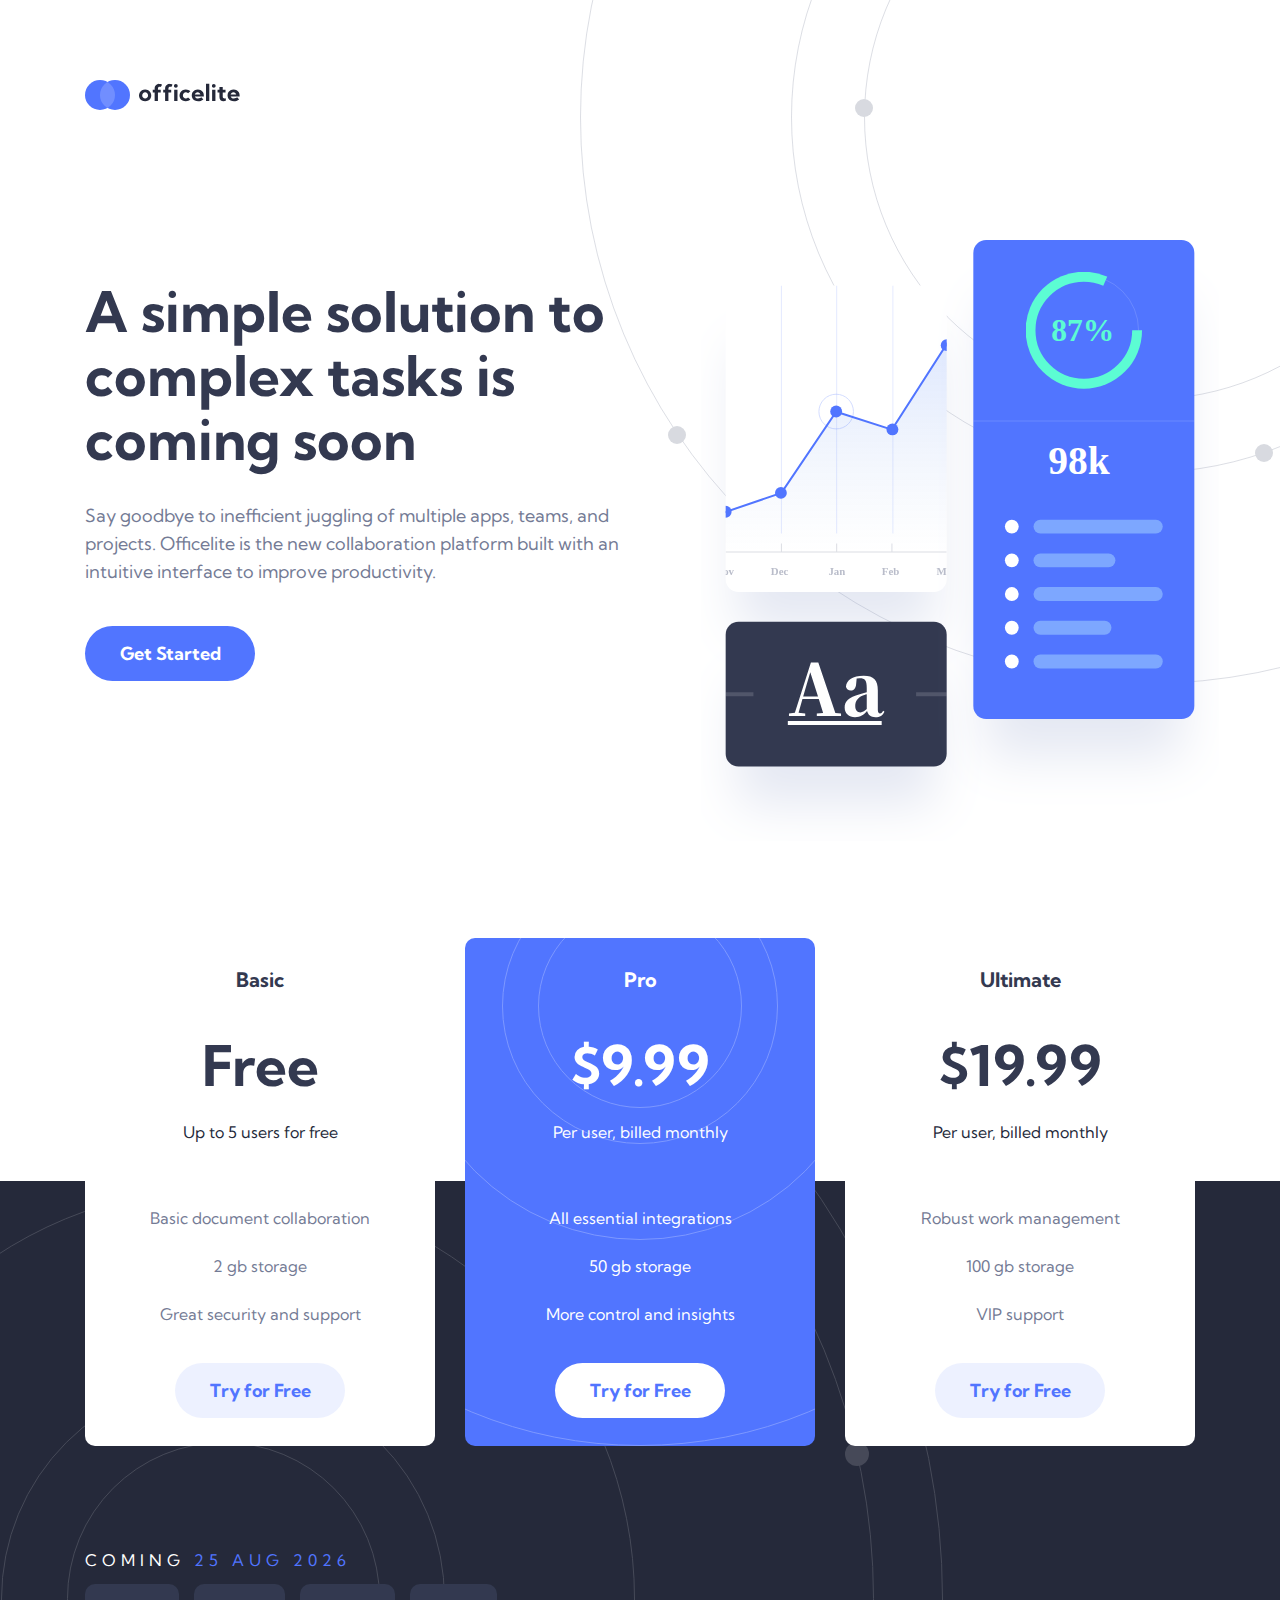
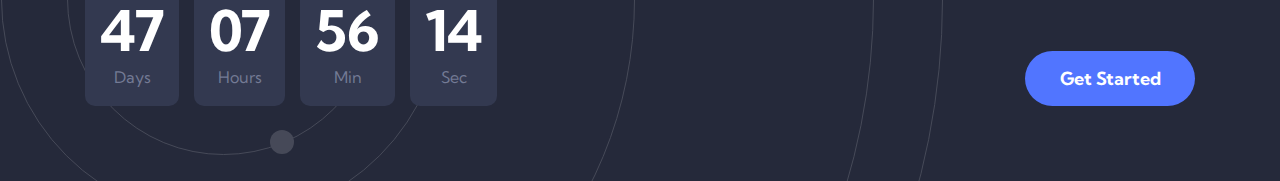
<file: index.html>
<!DOCTYPE html>
<html lang="en">

<head>
  <meta charset="UTF-8">
  <meta name="viewport" content="width=device-width, initial-scale=1.0">
  <link rel="icon" type="image/png" sizes="32x32" href="./assets/favicon-32x32.png">
  <link rel="stylesheet" href="style.css">
  <title>Frontend Mentor | Officelite coming soon site</title>
</head>

<body>
  <!-- Hero Section -->
  <header class="hero bg-container">
    <div class="hero__content container">
      <div class="hero__content-left">
        <img class="hero__logo" src="assets/shared/logo.svg" alt="Officelite Logo">
        <h1 class="hero__header">A simple solution to complex tasks is coming soon</h1>
        <p class="hero__paragraph">Say goodbye to inefficient juggling of multiple apps, teams, and projects. Officelite
          is
          the new collaboration platform built with an intuitive interface to improve productivity.</p>
        <a href="sign-up.html"><button class="btn-dark">Get Started</button></a>
      </div>
      <div class="hero__content-right">
        <img class="hero__image" src="assets/home/illustration-charts.svg" alt="Chart Illustration">
      </div>
    </div>
  </header>

  <!-- Offer Section -->
  <section class="offer container">
    <div class="offer__item basic bg-light">
      <h2 class="offer__heading">Basic</h2>
      <h1 class="offer__price">Free</h1>
      <p class="offer__features p2 txt-dark mb">Up to 5 users for free</p>
      <p class="offer__features p2">Basic document collaboration</p>
      <p class="offer__features p2">2 gb storage</p>
      <p class="offer__features p2">Great security and support</p>
      <a href="sign-up.html"><button class="offer__btn btn-medium">Try for Free</button></a>
    </div>
    <div class="offer__item pro bg-dark">
      <h2 class="offer__heading txt-light">Pro</h2>
      <h1 class="offer__price txt-light">$9.99</h1>
      <p class="offer__features p2 txt-light mb">Per user, billed monthly</p>
      <p class="offer__features p2 txt-light">All essential integrations</p>
      <p class="offer__features p2 txt-light">50 gb storage</p>
      <p class="offer__features p2 txt-light">More control and insights</p>
      <a href="sign-up.html"><button class="offer__btn btn-light">Try for Free</button></a>
    </div>
    <div class="offer__item ultimate bg-light">
      <h2 class="offer__heading">Ultimate</h2>
      <h1 class="offer__price">$19.99</h1>
      <p class="offer__features p2 txt-dark mb">Per user, billed monthly</p>
      <p class="offer__features p2">Robust work management</p>
      <p class="offer__features p2">100 gb storage</p>
      <p class="offer__features p2">VIP support</p>
      <a href="sign-up.html"><button class="offer__btn btn-medium">Try for Free</button></a>
    </div>
  </section>

  <!-- Footer Section -->
  <footer class="footer">
    <div class="footer__content container">
      <div class="footer__left">
        <h3 class="footer__countdown-heading extra-ls txt-light">Coming <span class="txt-primary" id="countdown-date">4
            Nov 2020</span></h3>
        <div class="footer__countdown">
          <div class="footer__time bg-grey">
            <h1 class="txt-light" id="countdown-days">47</h1>
            <p class="p2">Days</p>
          </div>
          <div class="footer__time bg-grey">
            <h1 class="txt-light" id="countdown-hrs">07</h1>
            <p class="p2">Hours</p>
          </div>
          <div class="footer__time bg-grey">
            <h1 class="txt-light" id="countdown-mins">56</h1>
            <p class="p2">Min</p>
          </div>
          <div class="footer__time bg-grey">
            <h1 class="txt-light" id="countdown-secs">14</h1>
            <p class="p2">Sec</p>
          </div>
        </div>
      </div>
      <div class="footer__right">
        <a href="sign-up.html"><button class="footer__btn btn-dark">Get Started</button></a>
      </div>
    </div>

  </footer>





  <!-- If you're choosing to make this timer dynamic, have it countdown from the date you set above -->

  <!-- If you're choosing to make this date dynamic, set it to 30 days in the future from the moment the visitor views the page -->

</body>
<script src="script.js"></script>

</html>
</file>
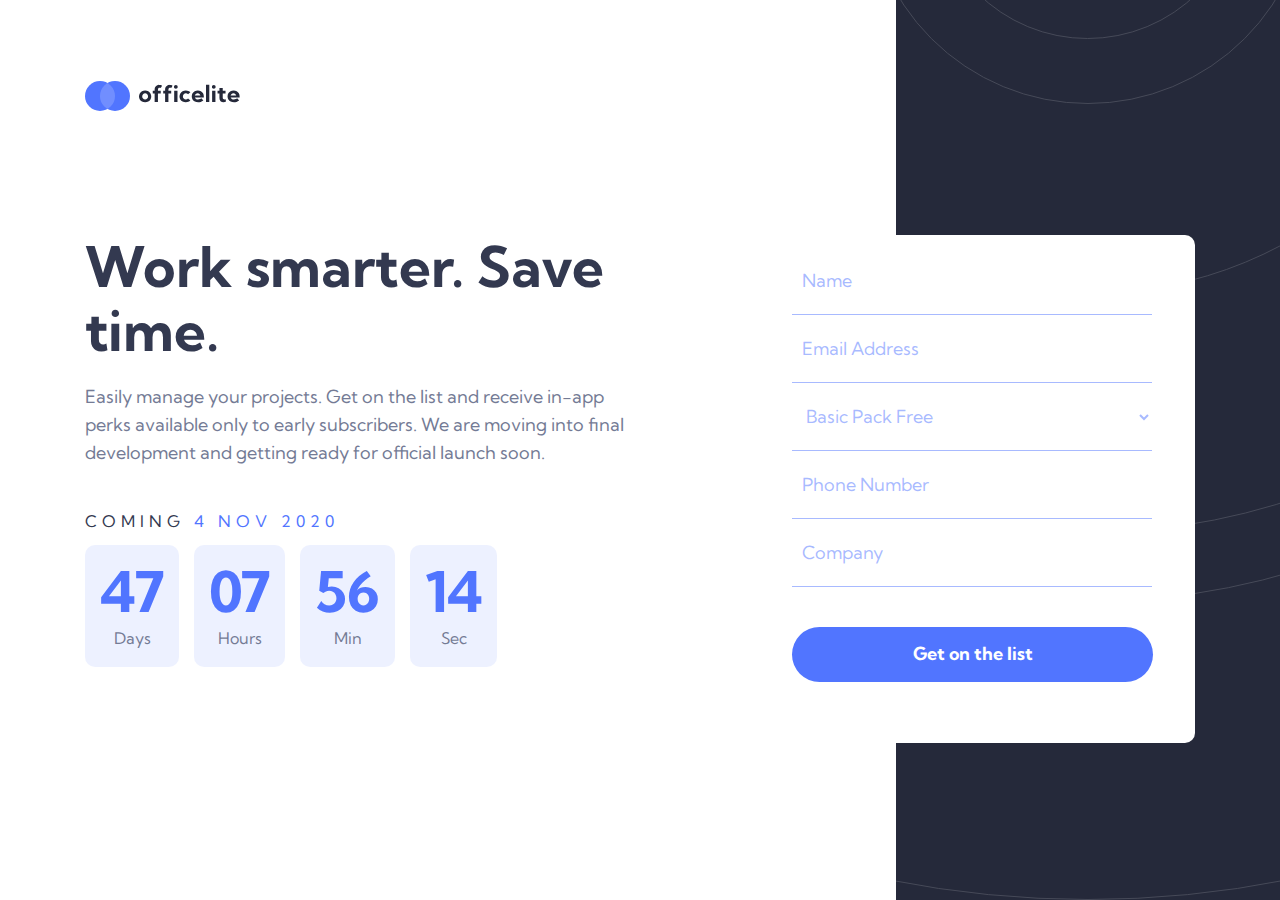
<file: sign-up.html>
<!DOCTYPE html>
<html lang="en">

<head>
  <meta charset="UTF-8">
  <meta name="viewport" content="width=device-width, initial-scale=1.0">
  <link rel="icon" type="image/png" sizes="32x32" href="./assets/favicon-32x32.png">
  <link rel="stylesheet" href="style.css">
  <title>Frontend Mentor | Officelite coming soon site</title>
</head>

<body class="sign-up-page">
  <header class="header container">
    <a href="index.html"><img class="header__logo" src="assets/shared/logo.svg" alt="Officelite logo"></a>

  </header>
  <section class="sign-up container">
    <div class="sign-up__content">
      <div class="sign-up__left">
        <h1 class="sign-up__header">Work smarter. Save time.</h1>
        <p class="sign-up__paragraph">Easily manage your projects. Get on the list and receive in-app perks available
          only to
          early subscribers. We are moving into final development and getting ready for official launch soon.</p>
        <!-- If you're choosing to make this date dynamic, set it to 30 days in the future from the moment the visitor views the page -->
        <h3 class="sign-up__countdown-heading extra-ls">Coming <span>4 Nov 2020</span></h3>
        <div class="sign-up__countdown">
          <div class="sign-up__time bg-royal-blue-opaque">
            <h1 class="txt-primary">47</h1>
            <p class="p2">Days</p>
          </div>
          <div class="sign-up__time bg-royal-blue-opaque">
            <h1 class="txt-primary">07</h1>
            <p class="p2">Hours</p>
          </div>
          <div class="sign-up__time bg-royal-blue-opaque">
            <h1 class="txt-primary"> 56</h1>
            <p class="p2">Min</p>
          </div>
          <div class="sign-up__time bg-royal-blue-opaque">
            <h1 class="txt-primary">14</h1>
            <p class="p2">Sec</p>
          </div>
        </div>
      </div>
      <div class="sign-up__right">
        <form class="sign-up__form">
          <input type="text" name="Name" id="" placeholder="Name">
          <input type="email" name="Email" id="" placeholder="Email Address">
          <select>
            <option value="0">Basic Pack <span>Free</span></option>
            <option value="1">Basic Pack <span>Free</span></option>
            <option value="2">Pro Pack <span>$9.99</span></option>
            <option value="2">Ultimate Pack <span>$19.99</span></option>
          </select>
          <input type="tel" name="Phone Number" id="" placeholder="Phone Number">
          <input type="text" name="Company" id="" placeholder="Company">
          <button class="sign-up__btn btn-dark" type="submit">Get on the list</button>
        </form>
      </div>
    </div>
  </section>
</body>
<script src="script.js"></script>

</html>
</file>
<file: style.css>
/* Font Link */
@import url('https://fonts.googleapis.com/css2?family=Kumbh+Sans:wght@400;700&display=swap');

/* Reset */
* {
    margin: 0;
    padding: 0;
}

*, *::before, *::after { box-sizing: border-box; }

h1, h2, h3, h4, p, ul, ol, li { margin: 0; }

input, button, textarea, select { font: inherit; } 

ul, ol { list-style: none; }

img {
    max-width: 100%;
    display: block;
}

/* Variables */
:root {
    --grey: #333950;
    --blue-grey: #747B95;
    --blue-grey-opaque: 81,117,255;
    --royal-blue: #5175FF;
    --royal-blue-opaque: 81,117,255;
    --white: #FFFFFF;
    --salmon: #F05B5B;
    --sky-blue: #829CFF;
    --dark-grey: #25293A;
    --grey-opaque: #333950;
    --light-blue: #B4C4FF;
}

/* Container */
/* .bg-container {
    max-width: 100%;
    margin: 0 auto;
    border: blueviolet solid 1px;
} */

.container {
    max-width: calc(1110px + 160px);
    margin: 0 auto;
    padding: 0px 80px;
}

/* Fonts */
body {
    font-family: 'Kumbh Sans', sans-serif;   
    font-weight: 400;
    line-height: 28px;
    font-size: 18px;
    color: var(--blue-grey);
    overflow-x: hidden;
}

.p1 {
    font-size: 18px;
}

.p2 {
    font-size: 16px;
}

h1, h2, h3 {
    font-weight: 700;
    color: var(--grey);
}

h1 {   
    font-size: 56px;
    line-height: 64px;
}

h2 {
    font-size: 20px;
    line-height: 28px;
}

h3 {
    font-size: 16px;
    line-height: 48px;
    text-transform: uppercase;
    font-weight: 400;
}


/* Text Colour */
.txt-light {
    color: var(--white);
}

.txt-dark {
    color: var(--dark-grey);
}

.txt-primary {
    color: var(--royal-blue);
}

/* Letter spacing */
.extra-ls {
    letter-spacing: 5px;
}

/* Buttons */
button {
    border: none;
    outline: none;
    cursor: pointer;
    font-weight: 700;
    width: 170px;
    height: 55px;
    border-radius: 50px;
}

.btn-dark {   
    background-color: var(--royal-blue);
    color: var(--white);    
}

.btn-dark:Hover {
    opacity: 0.8;
}

.btn-light {
    background-color: var(--white);
    color: var(--royal-blue); 
}

.btn-light:hover {
    color: rgba(var(--royal-blue-opaque), 0.5);
}

.btn-medium {
    background-color: rgba(var(--royal-blue-opaque), 0.1);
    color: var(--royal-blue); 
}

.btn-medium:hover {
    background-color: rgba(var(--royal-blue-opaque), 0.2);
}

.bg-light {
    background-color: var(--white);
}

.bg-dark {
    background-color: var(--royal-blue);
}

.bg-light-blue {
    background-color: var(--light-blue);
}

.bg-grey {
    background-color: var(--grey);
}

.bg-royal-blue-opaque {
    background-color: rgba(var(--royal-blue-opaque), 0.1);
}

/* Margin and Padding */

.mb {
    margin-bottom: 65px;
}

/* Layout */

/* Hero Section */
.hero {
    height: 100%;
    margin-bottom: 257px;
}

.hero__content {
    padding-top: 80px;
    display: flex;
    position: relative;
}

.hero__content::before {
    position: absolute;
    content: '';
    top: -450px;
    left: 575px;
    height: 1500px;
    width: 100%;
    background-image: url('assets/home/bg-pattern-header.svg');
    background-repeat: no-repeat;
}

.hero__logo {
    margin-bottom: 170px;
}

.hero__header {
    max-width: 600px;
    margin-bottom: 30px;
}

.hero__paragraph {
    max-width: 540px;
    margin-bottom: 40px;
}

.hero__content-right {
    display: flex;
    justify-content: flex-end;
}

.hero__image {
  transform: translate(24px, 160px);
}

/* Offer Section */
.offer {
    display: flex;
    height: 508px;    
}

.offer__item {  
    border-radius: 10px;
    display: flex;
    flex-direction: column;
    align-items: center;
    justify-content: center;
    height: 100%;
    width: 100%;
    text-align: center;
    z-index: 1;
}

.offer__item:not(:last-child) {
    margin-right: 30px;
}

.pro {
    background-image: url('assets/home/bg-pattern-pricing.svg');
    background-repeat: no-repeat;
    background-position: center bottom;
}

.offer__heading {
    margin-bottom: 40px;
}

.offer__price, 
.offer__features {
    margin-bottom: 20px;
}

.mb {
    margin-bottom: 58px;
}

.offer__btn {
    margin-top: 15px;
}

/* Footer Section */
.footer {
    position: relative;
}

.footer::before {
    content: '';
    position: absolute;
    top: -265px;
    left: 0px;
    height: 600px;
    width: 100%;   
    background-color: var(--dark-grey);
}

.footer__content {
    position: relative;
    display: flex;
    justify-content: space-between;
    align-items: flex-end;
    padding-top: 90px;
}

.footer__content::before {
    content: '';
    position: absolute;
    top: -265px;
    left: -600px;
    height: 600px;
    width: 1700px;
    background-image: url('assets/home/bg-pattern-footer.svg');
    background-repeat: no-repeat;
    background-position-y: -600px;
    background-position-x: -200px;
}

.footer__countdown-heading {
    position: relative;
    z-index: 1;
}

.footer__countdown {
    display: flex;
    position: relative;
}  

.footer__time {
    margin-right: 15px;
    border-radius: 10px;
    padding: 15px;
    text-align: center;
}

.footer__btn {
   position: relative;
   z-index: 1;
}

/* Sign Up Page */
.sign-up-page {
    position: relative;
}

.sign-up-page::before{
    content: '';
    position: absolute;
    top: 0;
    right: 0;
    height: 100vh;
    width: 30%;
    background-image: url('assets/sign-up/bg-pattern-side.svg');
    background-position: center bottom;
    background-color: var(--dark-grey);
    z-index: -1;
}

.header {
    height: 111px;
    display: flex;
    justify-content: flex-start;
    align-items: flex-end;
    margin-bottom: 124px;
}

.header__logo {
    object-fit: none;
}

.sign-up__content {
    display: flex;
}

.sign-up__countdown-heading span {
    color: var(--royal-blue);
}

.sign-up__countdown {
    display: flex;
    position: relative;
    z-index: 1;
}

.sign-up__time {
    margin-right: 15px;
    border-radius: 10px;
    padding: 15px;
    text-align: center;
}

.sign-up__left {
    max-width: 540px;
    margin-right: 125px;
}

.sign-up__header {
    margin-bottom: 20px;
}

.sign-up__paragraph {
    margin-bottom: 30px;
}

.sign-up__right {
    height: 508px;
    max-width: 445px;
    padding: 0px 42px;
    background-color: var(--white);
    border-radius: 10px;
    display: flex;
    align-items: center;
    justify-content: center;
}

input, select {
    outline: none;
    border: none;
    border-bottom: rgba(var(--blue-grey-opaque), 0.5) 1px solid;
    width: 360px;
    height: 68px;
    padding-left: 10px;
    background-color: var(--white);
}

input::placeholder,
select {
    color: rgba(var(--blue-grey-opaque), 0.5);
}

select::placeholder span  {
    color: var(--dark-grey);
}

.sign-up__btn {
    width: 100%;
    margin-top: 40px;
    margin-bottom: 50px;
}
</file>
